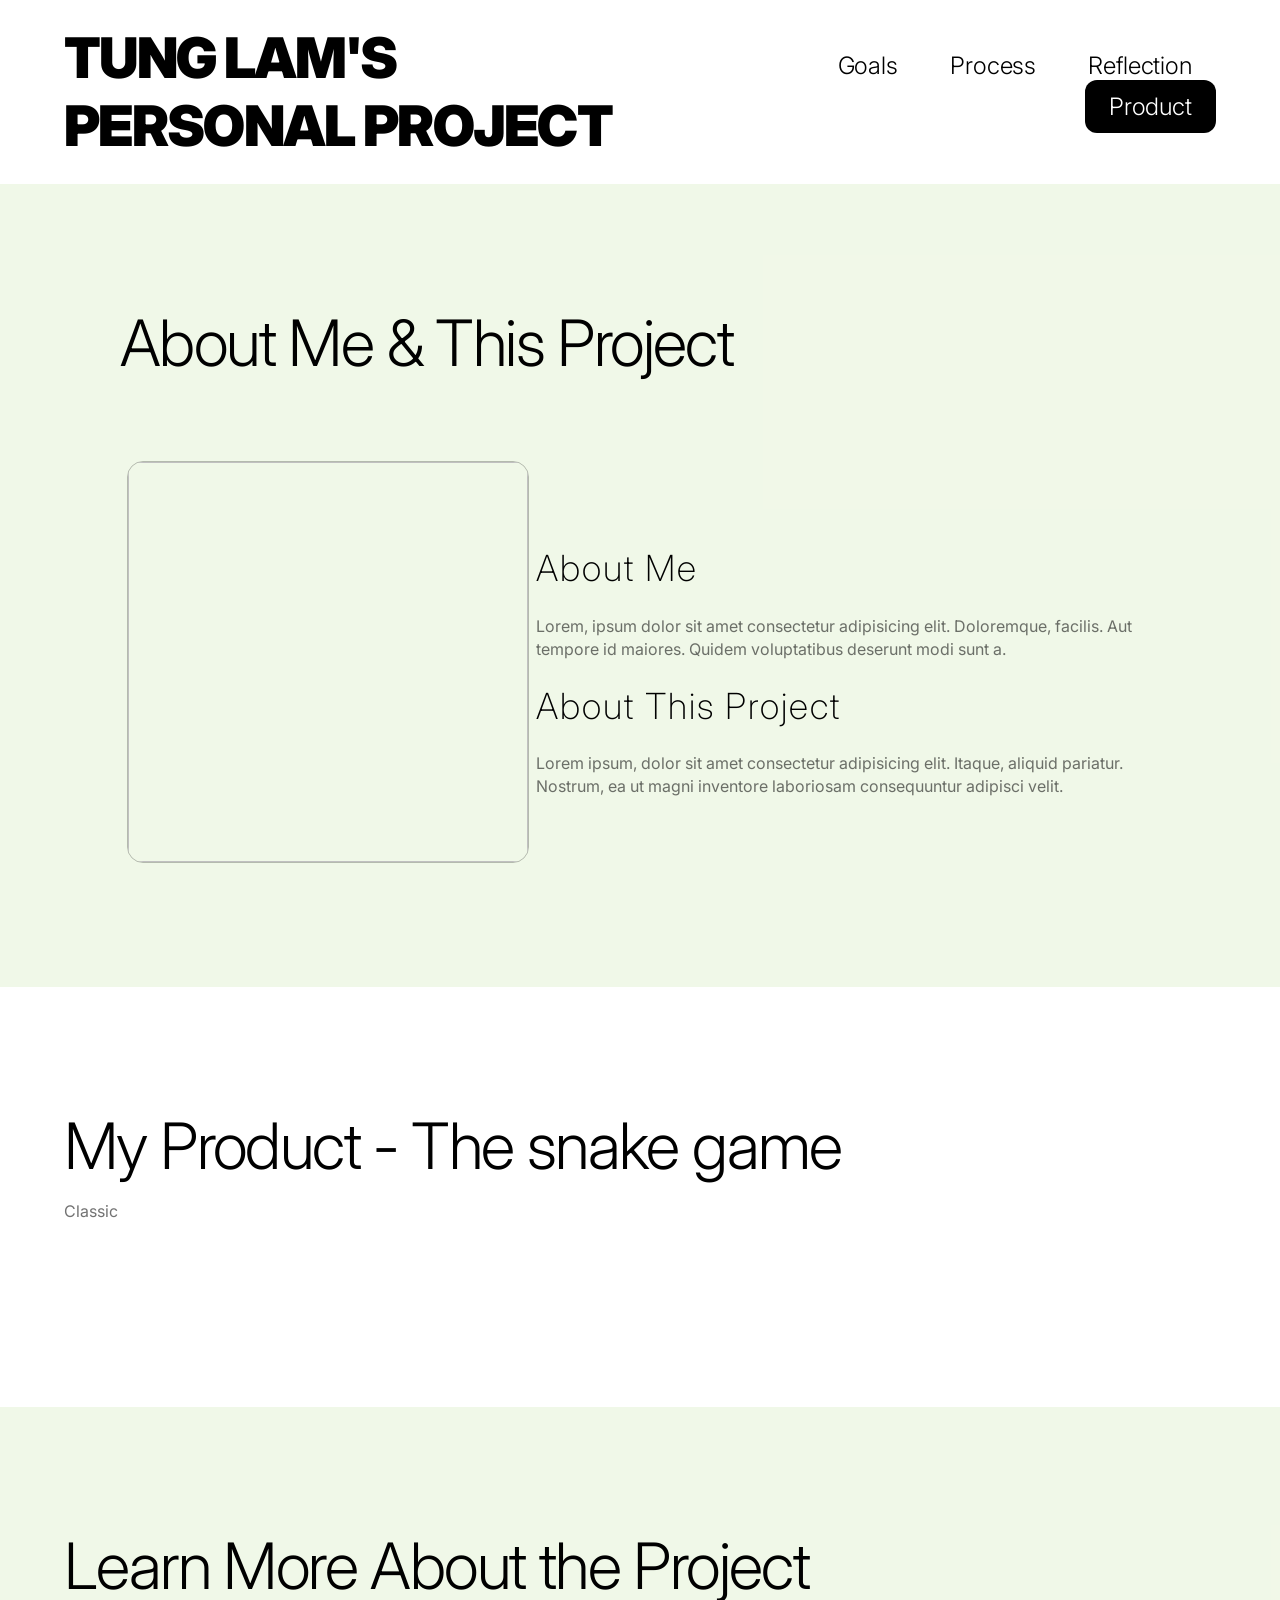
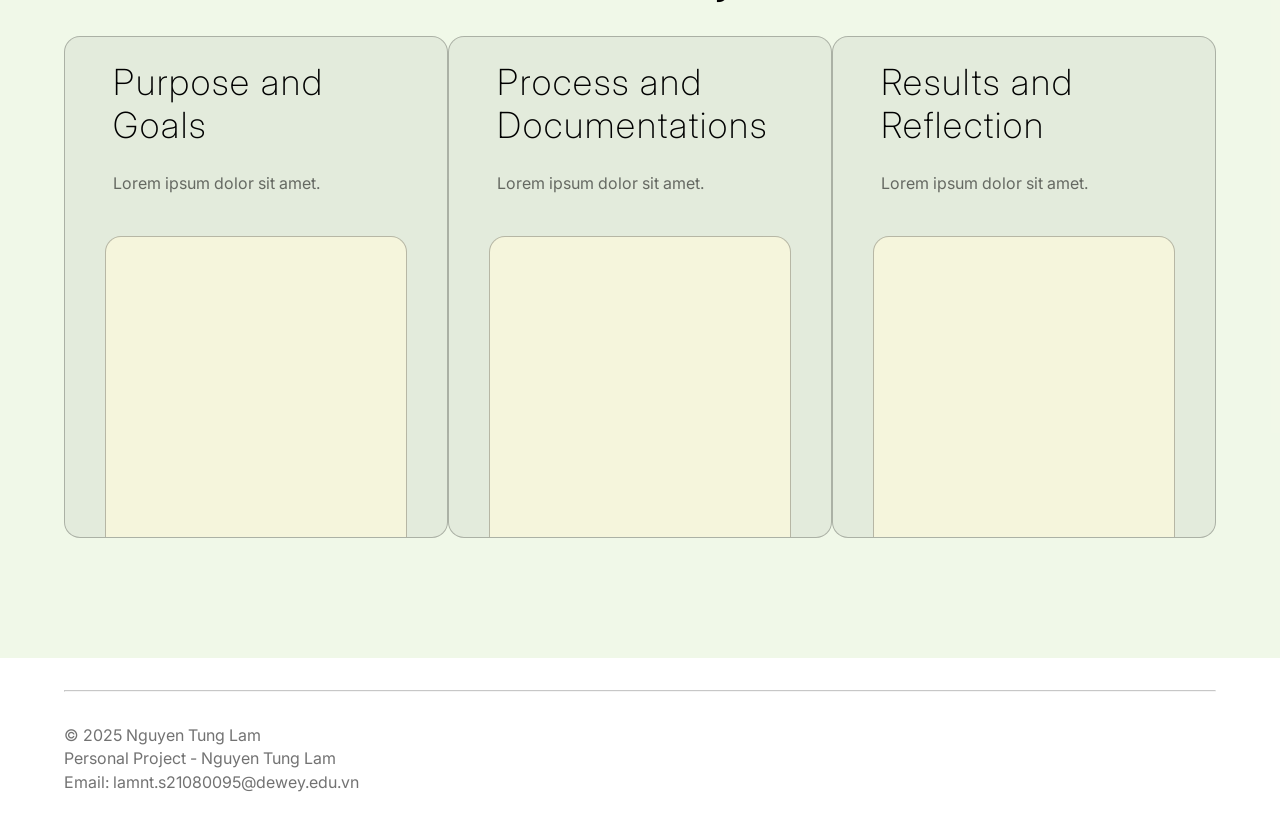
<file: index.html>
<!DOCTYPE html>
<html lang="en">
<head>
    <meta charset="UTF-8">
    <meta name="viewport" content="width=device-width, initial-scale=1.0">
    <title>Tung Lam's Personal Project</title>
    <link rel="stylesheet" href="styles.css">
    <link rel="preconnect" href="https://fonts.googleapis.com">
    <link rel="preconnect" href="https://fonts.gstatic.com" crossorigin>
    <link href="https://fonts.googleapis.com/css2?family=Inter:ital,opsz,wght@0,14..32,100..900;1,14..32,100..900&display=swap" rel="stylesheet">
</head>
<body>
    <header>
        <nav>
            <div class="homepage">
                <h1><a href="index.html">TUNG LAM'S <br>PERSONAL PROJECT</a></h1>
            </div><div class="pages_nav">
                <p class="link"><a href="goals.html">Goals</a></p>
                <p class="link"><a href="process.html">Process</a></p>
                <p class="link"><a href="reflection.html">Reflection</a></p>
                <div id="to_product">
                    <p class="link" ><a href="#to_game" style="color: white;">Product</a></p>
                </div>
            </div>
        </nav>
    </header>
    <main>
        <section id="intro">
            <div class="block1">
                <div class="title_container">
                    <h2>About Me & This Project</h2>
                </div>
                <div class="body_container">
                    <figure>
                        <!-- <img src="resources/picture_of_me.jpg" alt="picture_of_me"> -->
                         <img>
                    </figure><div class="content">
                        <!-- <div id="intro_content"> -->
                            <h3>About Me</h3>
                            <p>Lorem, ipsum dolor sit amet consectetur adipisicing elit. Doloremque, facilis. Aut tempore id maiores. Quidem voluptatibus deserunt modi sunt a.</p>
                            <h3>About This Project</h3>
                            <p>Lorem ipsum, dolor sit amet consectetur adipisicing elit. Itaque, aliquid pariatur. Nostrum, ea ut magni inventore laboriosam consequuntur adipisci velit.</p>
                        <!-- </div> -->
                    </div>
                </div>
            </div>
        </section>
        <section id="main_focus">
            <div class="block2" id="to_game">
                <div class="title_container">
                    <h2>My Product - The snake game</h2>
                    <p>Classic</p>
                </div>
                <div id="game_box">
                    <!-- <canvas id="game" width="900" height="900">
                    </canvas><div id="side_panel">
                    <div id="game_controls">
                        <p>Score: <span id="current_point">0</span></p>
                        <button type="button" onclick="changeSpeed(12)">Slow</button>
                        <button type="button" onclick="changeSpeed(9)">Medium</button>
                        <button type="button" onclick="changeSpeed(7)">Fast</button>
                        <p id="speed_changed"></p>
                    </div> -->
                </div>
            </div>
        </section>
        <section id="explore">
            <div class="block3">
                <div class="title_container">
                    <h2>Learn More About the Project</h2>
                </div>
                <div class="body_container">
                    <div class="pages"><a href="goals.html">
                        <div class="page_content">
                            <h3>Purpose and Goals</h3>
                            <p>Lorem ipsum dolor sit amet.</p>
                        </div>
                        <div class="page_overview_image">
                            <div class="overview_image"></div>
                        </div></a>
                    </div>
                    <div class="pages"><a href="process.html">
                        <div class="page_content">
                            <h3>Process and Documentations</h3>
                            <p>Lorem ipsum dolor sit amet.</p>
                        </div>
                        <div class="page_overview_image">
                            <div class="overview_image"></div>
                        </div></a>
                    </div>
                    <div class="pages"><a href="reflection.html">
                        <div class="page_content">
                            <h3>Results and Reflection</h3>
                            <p>Lorem ipsum dolor sit amet.</p>
                        </div>
                        <div class="page_overview_image">
                            <div class="overview_image"></div>
                        </div></a>
                    </div>
                </div>
            </div>
        </section>
    </main>
    <footer>
        <div class="body_container">
            <hr>
            <p>	&copy; 2025 Nguyen Tung Lam</p>
            <p>Personal Project - Nguyen Tung Lam</p>
            <p>Email: lamnt.s21080095@dewey.edu.vn</p>
        </div>
    </footer>
</body>
<script src="game_script.js"></script>
</html>
</file>
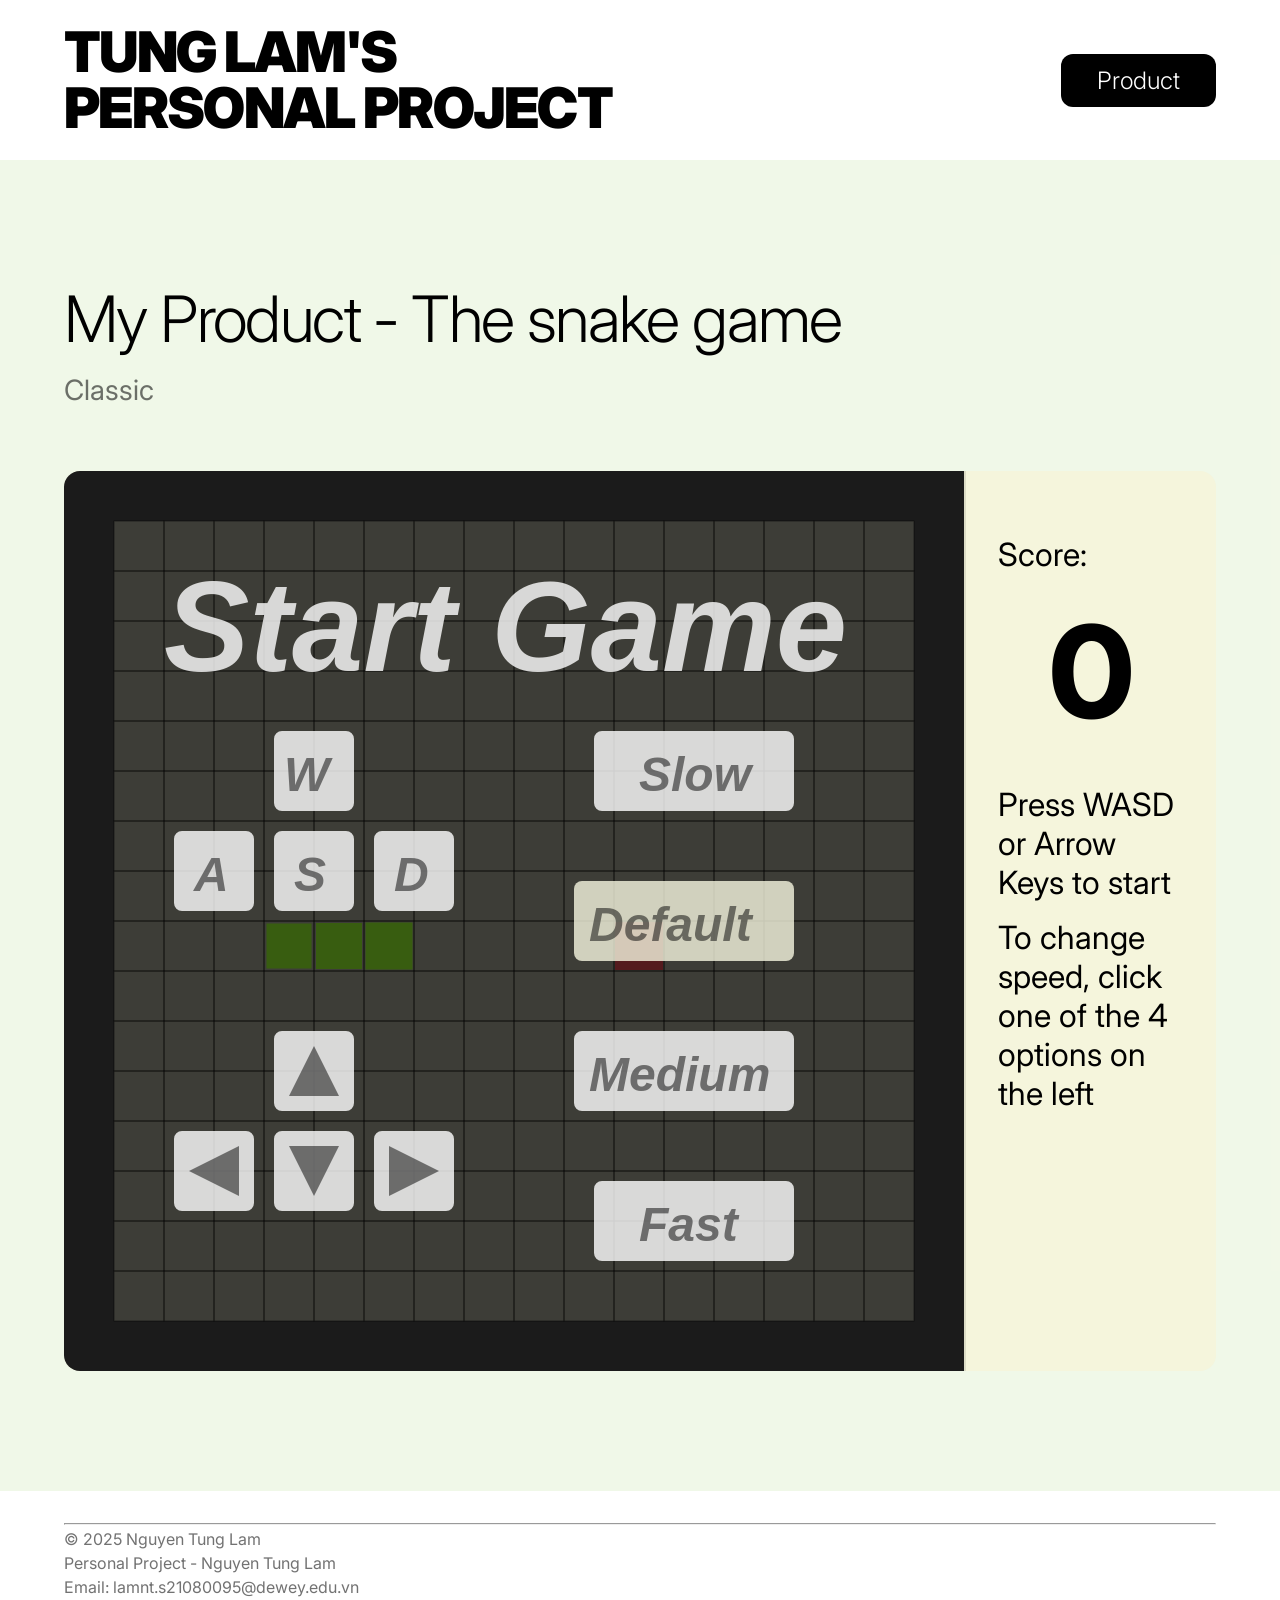
<file: final_product.html>
<!DOCTYPE html>
<html lang="en">
<head>
    <meta charset="UTF-8">
    <meta name="viewport" content="width=device-width, initial-scale=1.0">
    <title>Tung Lam's Personal Project</title>
    <link rel="stylesheet" href="final_product_stylesheet.css">
    <link rel="preconnect" href="https://fonts.googleapis.com">
    <link rel="preconnect" href="https://fonts.gstatic.com" crossorigin>
    <link href="https://fonts.googleapis.com/css2?family=Inter:ital,opsz,wght@0,14..32,100..900;1,14..32,100..900&display=swap" rel="stylesheet">
</head>
<body>
    <header>
        <nav>
            <div class="homepage">
                <h1><a href="index.html">TUNG LAM'S <br>PERSONAL PROJECT</a></h1>
            </div><div class="pages_nav">
                <div id="to_product">
                    <p class="link" ><a href="#game" style="color: white;">Product</a></p>
                </div>
            </div>
        </nav>
    </header>
    <main>
        <section id="main_focus">
            <div class="block1" id="to_game">
                <div class="title_container">
                    <h2><a href="#game">My Product - The snake game</a></h2>
                    <p>Classic</p>
                </div>
                <div id="game_box">
                    <canvas id="game" width="900" height="900">
                    </canvas><div id="side_panel">
                        <p>Score: <span id="current_point">0</span></p>
                        <p id="speed_changed"></p>
                        <p id="game_restart"></p>
                        <p></p>
                        <p>Press WASD or Arrow Keys to start</p>
                        <p>To change speed, click one of the 4 options on the left</p>
                    </div>
                </div>
            </div>
        </section>
    </main>
    <footer>
        <div class="body_container">
            <hr>
            <p>	&copy; 2025 Nguyen Tung Lam</p>
            <p>Personal Project - Nguyen Tung Lam</p>
            <p>Email: lamnt.s21080095@dewey.edu.vn</p>
        </div>
    </footer>
</body>
<script src="game_script.js"></script>
</html>
</file>
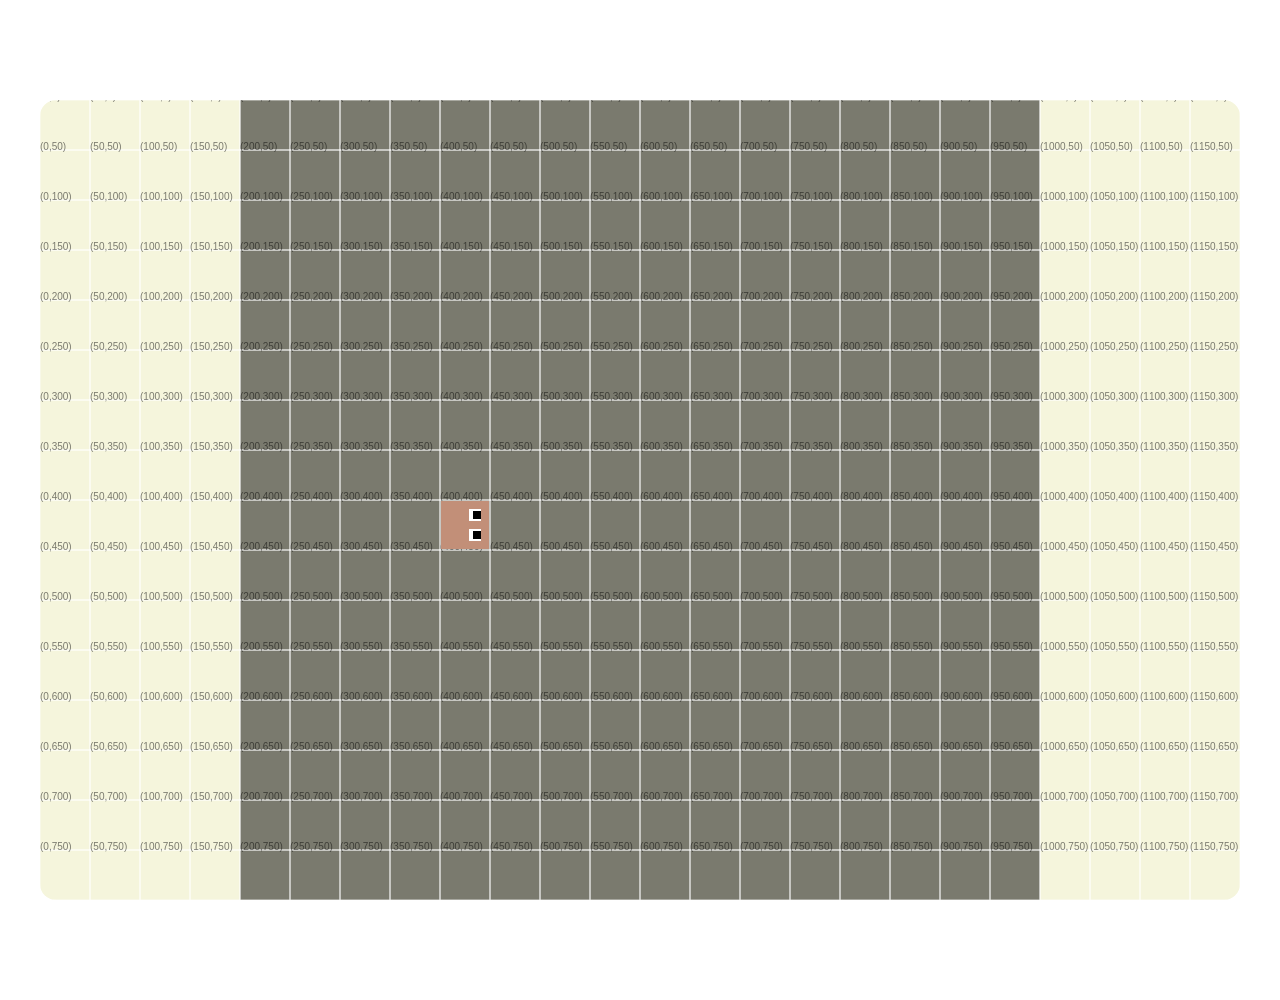
<file: game_in_making.html>
<!DOCTYPE html>
<html lang="en">
<head>
    <meta charset="UTF-8">
    <meta name="viewport" content="width=device-width, initial-scale=1.0">
    <title>Snake game in the making</title>
</head>
<style>
  #game {
    display:block;
    background-color: beige;
    border-radius: 16px;
    margin:100px auto;
  }
</style>
<body>
    <canvas id="game" width="1200" height="800"></canvas>
</body>
<script>
  const canvas = document.getElementById("game");
  const ctx = canvas.getContext("2d");
//snake box
  function reDrawGrid(){
    ctx.clearRect(0,0,1200,800);
    ctx.fillStyle = 'rgb( 0 0 0 / 50% )';
    ctx.fillRect(200,0,800,800);
    //grid
    for (let i = 0; i < canvas.width; i += blockL){
      for (let j = 0; j < canvas.height; j +=blockL){
        ctx.strokeStyle = 'rgb( 255 255 255 / 70% )';
        ctx.strokeRect(i,j,blockL,blockL);
        ctx.fillText(`(${i},${j})`,i,j);        //co-ordinate remove after
      }
    }
  }
//snake head
  let blockL = 50;
  let headxCoor= 200;
  let headyCoor= 400;
  function drawEyes(){
    let heads = blockL - 2
    let ix = headxCoor+201
    let iy = headyCoor+1
    if (currentKeyHold === undefined){  
      ctx.fillStyle = "rgb(255 255 255 )";
      ctx.fillRect(ix + 28,iy +28,12,12)
      ctx.fillRect(ix + 28,iy+8,12,12)
      ctx.fillStyle = "rgb(0 0 0 )";
      ctx.fillRect(ix+32,iy+30,8,8)
      ctx.fillRect(ix+32,iy+10,8,8)
    }
    if (currentKeyHold === kup){
      ctx.fillStyle = "rgb(255 255 255 )";
      ctx.fillRect(ix + 8,iy +8,12,12)
      ctx.fillRect(ix + 28,iy+8,12,12)
      ctx.fillStyle = "rgb(0 0 0 )";
      ctx.fillRect(ix+10,iy+8,8,8)
      ctx.fillRect(ix+30,iy+8,8,8)
    }
    if (currentKeyHold === kdown){
      ctx.fillStyle = "rgb(255 255 255 )";
      ctx.fillRect(ix + 8,iy +28,12,12)
      ctx.fillRect(ix + 28,iy +28,12,12)
      ctx.fillStyle = "rgb(0 0 0 )";
      ctx.fillRect(ix+10,iy+32,8,8)
        ctx.fillRect(ix+30,iy+32,8,8)
    }
    if (currentKeyHold === kleft){
      ctx.fillStyle = "rgb(255 255 255 )";
      ctx.fillRect(ix + 8,iy +8,12,12)
      ctx.fillRect(ix + 8,iy +28,12,12)
      ctx.fillStyle = "rgb(0 0 0 )";
      ctx.fillRect(ix+8,iy+30,8,8)
      ctx.fillRect(ix+8,iy+10,8,8)
    }
    if (currentKeyHold === kright){
      ctx.fillStyle = "rgb(255 255 255 )";
      ctx.fillRect(ix + 28,iy +28,12,12)
      ctx.fillRect(ix + 28,iy+8,12,12)
      ctx.fillStyle = "rgb(0 0 0 )";
      ctx.fillRect(ix+32,iy+30,8,8)
      ctx.fillRect(ix+32,iy+10,8,8)
    }
  }
  function drawHead(){
    ctx.fillStyle = "rgb(194 143 120 )"
    ctx.fillRect(headxCoor+201,headyCoor+1,blockL-2,blockL-2);
    drawEyes()
  }
  //make snake head move

//do i need to indent 

//first, need to make event listener for keys     
let currentKeyHold;                            //hold key to know direction 
let headIntervalId;                         //hold current interval id so that i can be clear if the movement direction is changed. 
let bodyIntervalId;
let playerSpeed = 1                            //change speed here (0.5 is half, 1 is original, 2 is double)
let speed = 100/playerSpeed;
const kup = 'ArrowUp'
const kdown = 'ArrowDown'
const kleft = 'ArrowLeft'
const kright = 'ArrowRight'

function headStartMoving(direction){
  clearInterval(headIntervalId);                //clear prev interval
  headIntervalId = setInterval(direction,speed);
  counterKeeper = 0;
}
function bodyStartMoving(direction){
  clearInterval(bodyIntervalId);                
  bodyIntervalId = setInterval(direction,speed);
}

function arrowKeysMovement(keyInput){
  if(keyInput.key === kup || keyInput.key === kdown ||keyInput.key === kright || keyInput.key === kleft){
    keyInput.preventDefault()
    if(currentKeyHold !== keyInput.key){
      if (currentKeyHold !== kdown && keyInput.key === kup){                           
        currentKeyHold = kup
        headStartMoving(headMoveUp)
        bodyStartMoving(bodyMoveUp)
      } else if(currentKeyHold !== kup && keyInput.key === kdown){
        currentKeyHold = kdown
        headStartMoving(headMoveDown)
        // setTimeout(bodyStartMoving(bodyMoveDown(drawBody)),100)
      } else if(currentKeyHold !== kright && currentKeyHold!==undefined && keyInput.key === kleft){
        currentKeyHold = kleft
        headStartMoving(headMoveLeft)
        // setTimeout(bodyStartMoving(bodyMoveLeft(drawBody)),100)

      } else if(currentKeyHold !== kleft && keyInput.key === kright){
        currentKeyHold = kright
        headStartMoving(headMoveRight)
        // setTimeout(bodyStartMoving(bodyMoveRight(drawBody)),100)

      }
    }
  }
}
                                                   //testing, remove later 
setInterval(() => {
  console.log(currentKeyHold)
  console.log(bodyxCoor,bodyyCoor)
  console.log(headxCoor+201,headyCoor+1)
}, speed);
                                                    //
// 2nd, make it move at constant speed
function headMoveRight(){
  if (headxCoor<750 && currentKeyHold === kright){
    headxCoor += blockL
    reDrawGrid();
    drawHead();
  }
}
function headMoveLeft(){
  if (headxCoor>0  && currentKeyHold === kleft){
    headxCoor -= blockL
    reDrawGrid();
    drawHead();
  }
}
function headMoveDown(){
  if (headyCoor<750 && currentKeyHold === kdown){
    headyCoor += blockL
    reDrawGrid();
    drawHead();
  }
}
function headMoveUp(){
  if (headyCoor>0  && currentKeyHold === kup){
    headyCoor -= blockL
    reDrawGrid();
    drawHead();
  }
}
//this is to draw body part 1 
let bodyyCoor = headyCoor +1
let bodyxCoor = headxCoor +201

function bodyMoveUp(){
  if (currentKeyHold === kup && counterKeeper === 1){
    bodyyCoor = headyCoor + 1 - blockL
    drawBody(); 
  }
}
function bodyMoveDown(){
  if (headyCoor<750 && currentKeyHold === kdown){
    headyCoor += blockL
    reDrawGrid();
    drawBody();
  }
}
function bodyMoveLeft(){
  if (headxCoor>0  && currentKeyHold === kleft){
    headxCoor -= blockL
    reDrawGrid();
    drawBody();
  }
}
function bodyMoveRight(){
  if (headxCoor<750 && currentKeyHold === kright){
    headxCoor += blockL
    reDrawGrid();
    drawBody();
  }
}

// redraw grid, can't just separate them

//next step here


//draw body then number 1-...

function drawBody(){
  ctx.fillStyle = "rgb(194 143 120 )";
  ctx.fillRect(bodyyCoor,bodyxCoor,blockL-2,blockL-2);
}
//make a counter 
let counterKeeper = 0;
setInterval(() => {
  counterKeeper ++
  console.log(counterKeeper)
}, speed);


//your drawing space 
reDrawGrid();
drawHead();
// drawBody(1)
document.addEventListener("keydown",arrowKeysMovement,) // need ot take only 1 key input per seconds or so )

</script>
</html>
</file>
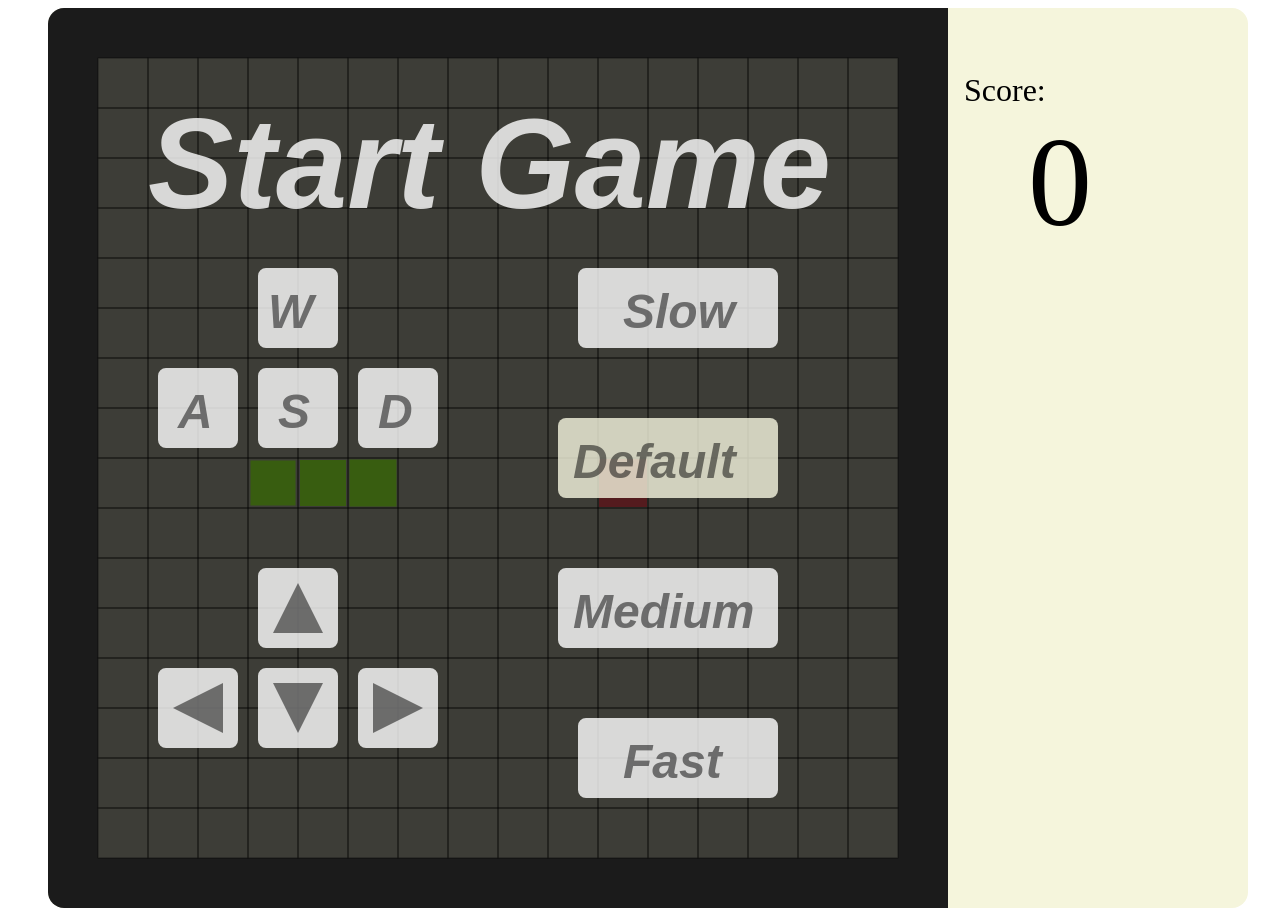
<file: game_in_making_3rd.html>
<DOCTYPE html>
<html lang="en">
<head>
    <meta charset="UTF-8">
    <meta name="viewport" content="width=device-width, initial-scale=1.0">
    <title>Snake game in the making</title>
</head>
<style>
  body{
    width: 100%;
    display: flex;
    justify-content: center;
  }
  #game {
    display: inline-block;
    vertical-align: top;
    background-color: beige;
    width:900px;
    height:900px;
    border-radius: 16px 0 0 16px ;
  }
  #side_panel{
    display: inline-block;
    vertical-align: top;
    height:900px;
    width:300px;
    background-color: beige;
    border-radius: 0 16px 16px 0;
    margin:auto;
    /* padding:16px; */
  }
  p{
    font-size:32px;
    padding:32px 16px 
  }
  #current_point{
    padding:0 64px;
    font-size:128px;
    display:block;
    width:100%;
    justify-content: center;
  }
</style>
<body>
    <canvas id="game" width="900" height="900">
    </canvas><div id="side_panel">
        <p>Score: <span id="current_point">0</span></p>
        <p id="speed_changed"></p>
        <p id="game_restart"></p>
    </div>
</body>
<script src="game_script.js"></script>
</html>
</file>
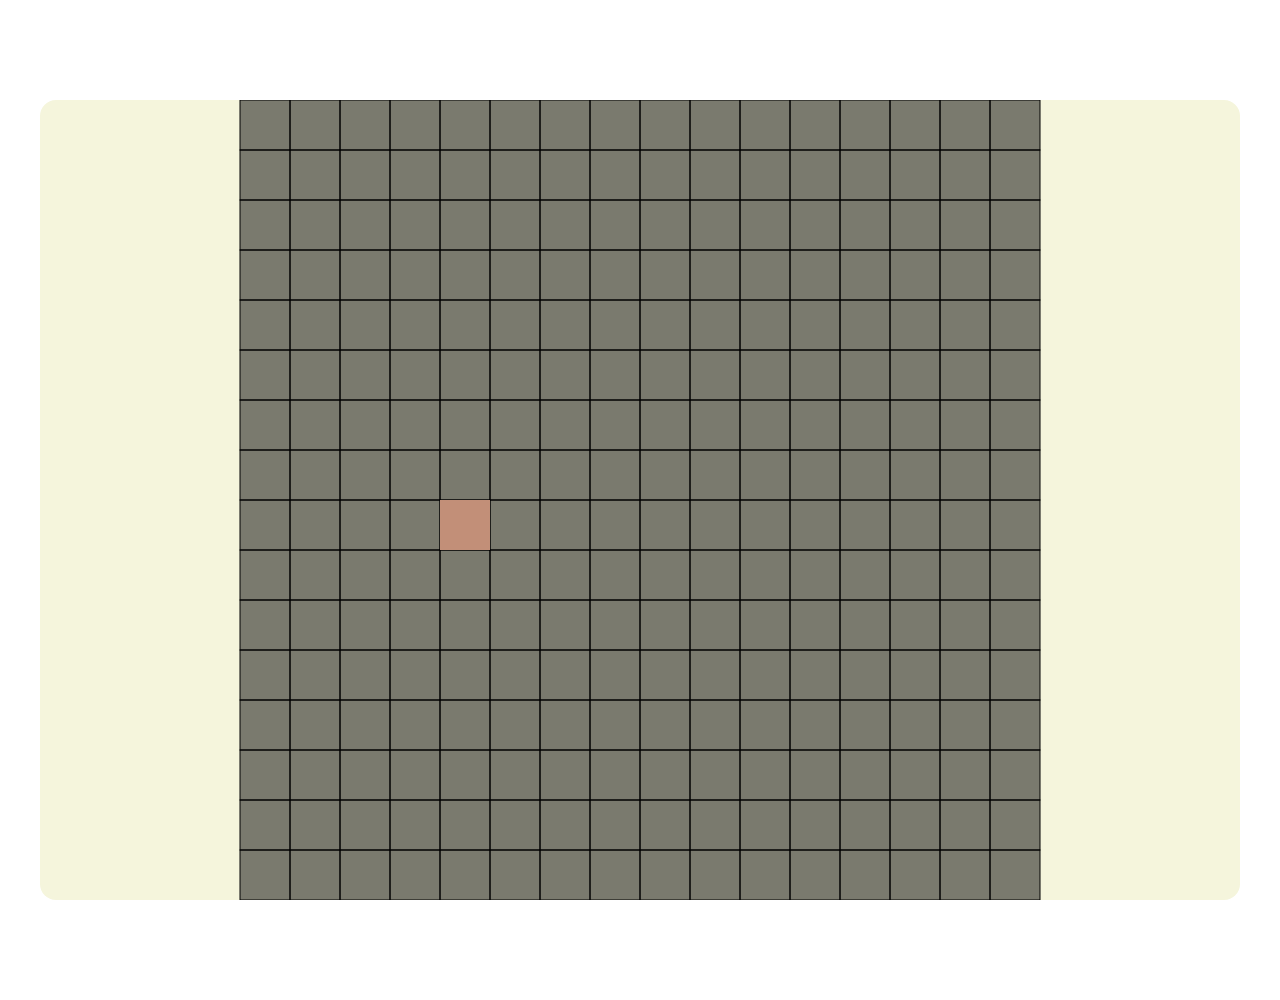
<file: game_try_2.html>
<!DOCTYPE html>
<html lang="en">
<head>
    <meta charset="UTF-8">
    <meta name="viewport" content="width=device-width, initial-scale=1.0">
    <title>Snake game in the making</title>
</head>
<style>
  #game {
    display:block;
    background-color: beige;
    border-radius: 16px;
    margin:100px auto;
  }
</style>
<body>
    <canvas id="game" width="1200" height="800"></canvas>
</body>
<script>
  const canvas = document.getElementById("game");
  const ctx = canvas.getContext("2d");
  
// color of main table
  ctx.fillStyle = 'rgb( 0 0 0 / 50% )';
  ctx.fillRect(200,0,800,800);
// make grid system and make everything based on it 
  let blockL = 50;
  for (let i = 200; i < canvas.width-200; i += blockL){
    for (let j = 0; j < canvas.height; j += blockL){
      // ctx.strokeStyle = 'rgb( 255 255 255 / 70% )';
      ctx.strokeRect(i,j,blockL,blockL);
      // ctx.fillText(`(${i},${j})`,i,j);
    }
  }
// x coor convert
  function xCoorConversion(inputXCoor){
    if(inputXCoor >= 16){
      outputXCoor = 15 * blockL + 200
    } else if (inputXCoor <= 0){
      outputXCoor =  200
    } else{
      outputXCoor = inputXCoor * blockL + 200
    }
    return outputXCoor
  }
// y coor convert
  function yCoorConversion(inputYCoor){
    if(inputYCoor >= 16){
      outputYCoor = 15 * blockL 
    } else if (inputYCoor <= 0){
      outputYCoor =  0
    } else{
      outputYCoor = inputYCoor * blockL
    }
    outputYCoor = inputYCoor * blockL
    return outputYCoor
  }
// draw head
  let X = 4
  let Y = 8
  function drawBlock(){
    let headxCoor = xCoorConversion(X)
    let headyCoor = yCoorConversion(Y)
    console.log(headxCoor,headyCoor)
    ctx.fillStyle = "rgb(194 143 120 )"
    ctx.fillRect(headxCoor,headyCoor,blockL,blockL);
    // drawEyes()
  }
  function clearBlock(){
    ctx.clearRect()
  }

  drawBlock()
// next, put it in motion and make counter 
// counter first 
let counterKeeper = 0;
setInterval(() => {
  counterKeeper ++
  console.log(counterKeeper)
}, 100);
// and then just move straight 
/*
moveRightId = setInterval(() => {
  X+=1
  drawHead()
}, 100);
moveLeftId = setInterval(() => {
  X-=1
  drawHead()
}, 100);
moveUpId = setInterval(() => {
  Y +=1
  drawHead()
}, 100);
moveDownId = setInterval(() => {
  Y-=1
  drawHead()
}, 100);
*/

// change of concept, instead of having a defined head or body or tail,
// lets just call all of them parts and when it moves, draw new block in that direction, delete the last one 
document.addEventListener('keydown',(event)=>{
  if (event.key === 'ArrowDown'){
    ctx.fillStyle = 'rgb(0 0 0 /50%)'
    ctx.fillRect(xCoorConversion(X),yCoorConversion(Y),blockL,blockL)
    event.preventDefault()
    console.log(event.key)
    Y += 1
    drawBlock()
  } else if (event.key === 'ArrowRight'){
    ctx.fillStyle = 'rgb(0 0 0 /50%)'
    ctx.fillRect(xCoorConversion(X),yCoorConversion(Y),blockL,blockL)
    event.preventDefault()
    console.log(event.key)
    X += 1
    drawBlock()
  } else if (event.key === 'ArrowUp'){
    ctx.fillStyle = 'rgb(0 0 0 /50%)'
    ctx.fillRect(xCoorConversion(X),yCoorConversion(Y),blockL,blockL)
    event.preventDefault()
    console.log(event.key)
    Y -= 1
    drawBlock()
  } else if (event.key === 'ArrowLeft'){
    ctx.fillStyle = 'rgb(0 0 0 /50%)'
    ctx.fillRect(xCoorConversion(X),yCoorConversion(Y),blockL,blockL)
    event.preventDefault()
    console.log(event.key)
    X -= 1
    drawBlock()
  }
})

</script>
</html>
</file>
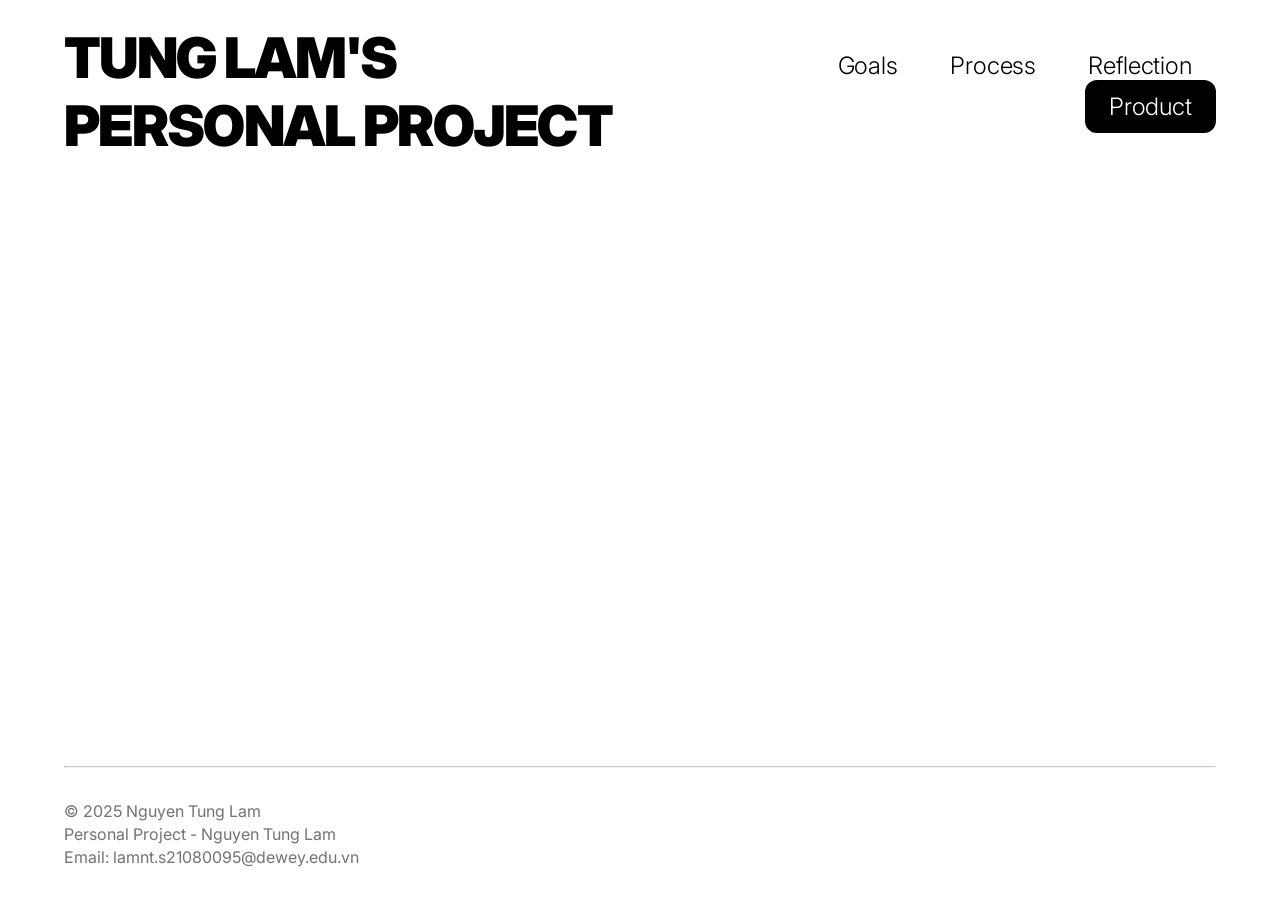
<file: goals.html>
<html lang="en">
<head>
    <meta charset="UTF-8">
    <meta name="viewport" content="width=device-width, initial-scale=1.0">
    <title>Tung Lam's Personal Project - Goals</title>
    <link rel="stylesheet" href="styles.css">
    <link rel="preconnect" href="https://fonts.googleapis.com">
    <link rel="preconnect" href="https://fonts.gstatic.com" crossorigin>
    <link href="https://fonts.googleapis.com/css2?family=Inter:ital,opsz,wght@0,14..32,100..900;1,14..32,100..900&display=swap" rel="stylesheet">
</head>
<body>
    <header>
        <nav>
            <div class="homepage">
                <h1><a href="index.html">TUNG LAM'S <br>PERSONAL PROJECT</a></h1>
            </div><div class="pages_nav">
                <p class="link"><a href="goals.html">Goals</a></p>
                <p class="link"><a href="process.html">Process</a></p>
                <p class="link"><a href="reflection.html">Reflection</a></p>
                <div id="to_product">
                    <p class="link" ><a href="index.html#to_game" style="color: white;">Product</a></p>
                </div>
            </div>
        </nav>
    </header>
    <main style="height: calc(100vh - 350px);">
    </main>
    <footer>
        <div class="body_container">
            <hr>
            <p>	&copy; 2025 Nguyen Tung Lam</p>
            <p>Personal Project - Nguyen Tung Lam</p>
            <p>Email: lamnt.s21080095@dewey.edu.vn</p>
        </div>
    </footer>
</body>
</html>
</file>
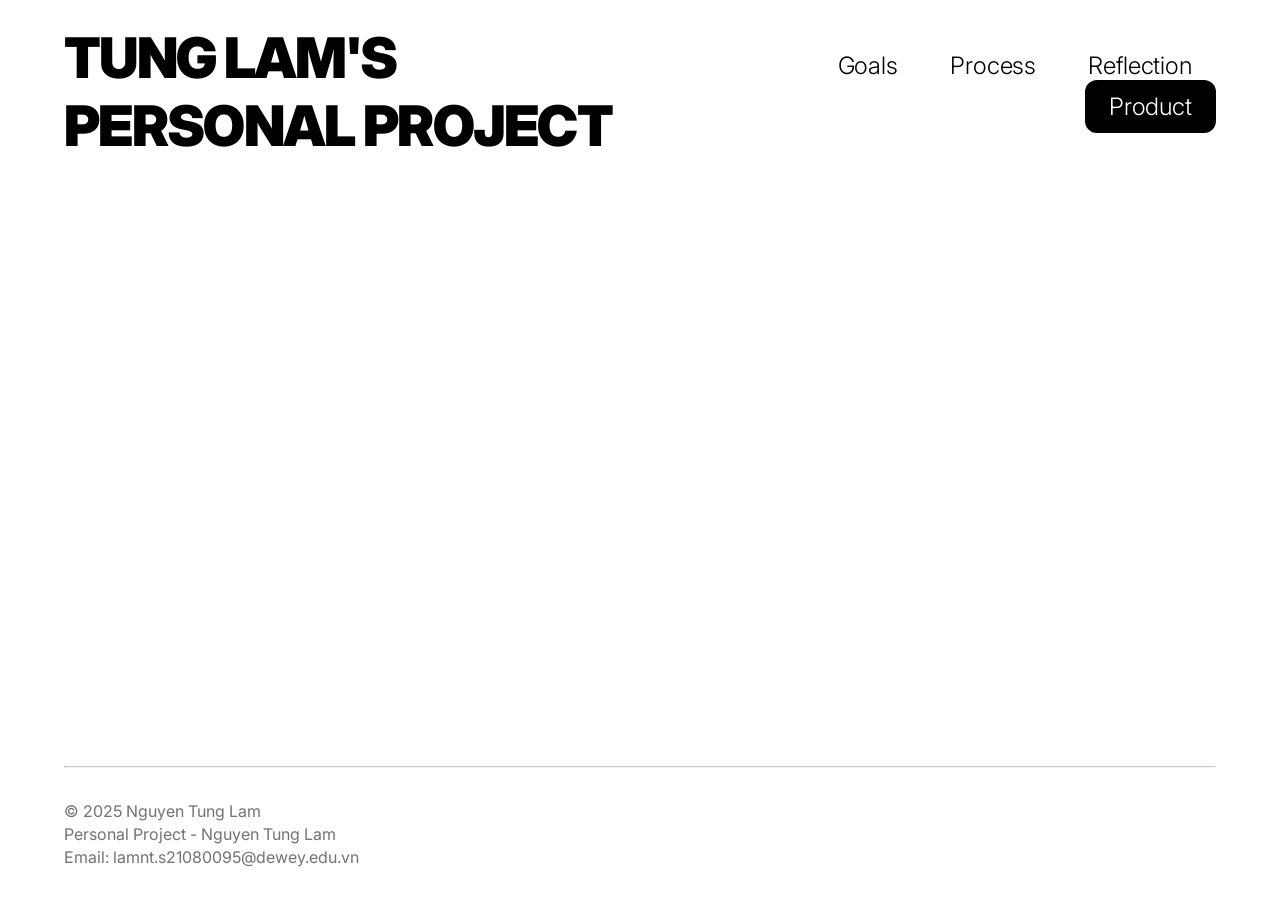
<file: process.html>
<html lang="en">
<head>
    <meta charset="UTF-8">
    <meta name="viewport" content="width=device-width, initial-scale=1.0">
    <title>Tung Lam's Personal Project - Process</title>
    <link rel="stylesheet" href="styles.css">
    <link rel="preconnect" href="https://fonts.googleapis.com">
    <link rel="preconnect" href="https://fonts.gstatic.com" crossorigin>
    <link href="https://fonts.googleapis.com/css2?family=Inter:ital,opsz,wght@0,14..32,100..900;1,14..32,100..900&display=swap" rel="stylesheet">
</head>
<body>
    <header>
        <nav>
            <div class="homepage">
                <h1><a href="index.html">TUNG LAM'S <br>PERSONAL PROJECT</a></h1>
            </div><div class="pages_nav">
                <p class="link"><a href="goals.html">Goals</a></p>
                <p class="link"><a href="process.html">Process</a></p>
                <p class="link"><a href="reflection.html">Reflection</a></p>
                <div id="to_product">
                    <p class="link" ><a href="index.html#to_game" style="color: white;">Product</a></p>
                </div>
            </div>
        </nav>
    </header>
    <main style="height: calc(100vh - 350px);">
    </main>
    <footer>
        <div class="body_container">
            <hr>
            <p>	&copy; 2025 Nguyen Tung Lam</p>
            <p>Personal Project - Nguyen Tung Lam</p>
            <p>Email: lamnt.s21080095@dewey.edu.vn</p>
        </div>
    </footer>
</body>
</html>
</file>
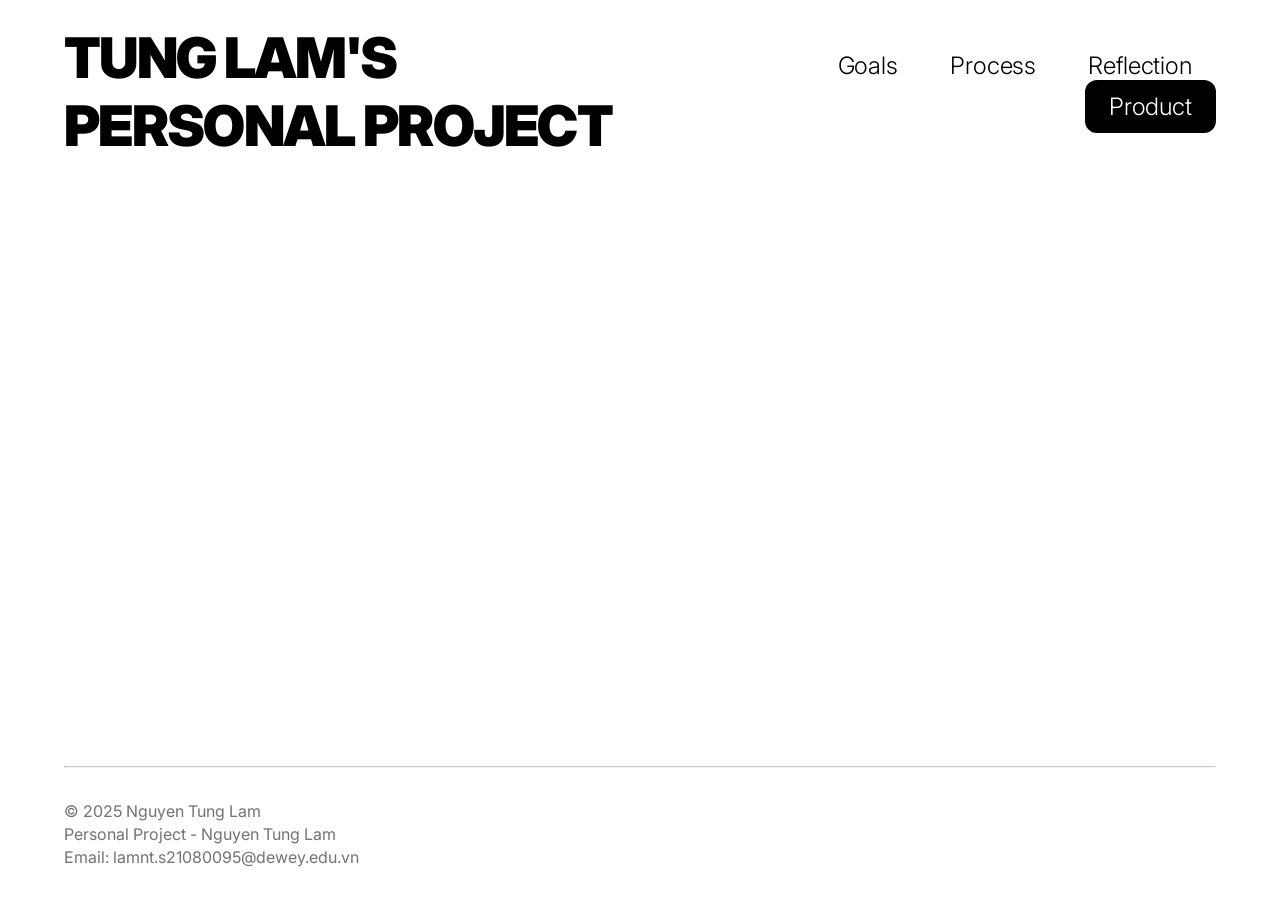
<file: reflection.html>
<html lang="en">
<head>
    <meta charset="UTF-8">
    <meta name="viewport" content="width=device-width, initial-scale=1.0">
    <title>Tung Lam's Personal Project - Reflection</title>
    <link rel="stylesheet" href="styles.css">
    <link rel="preconnect" href="https://fonts.googleapis.com">
    <link rel="preconnect" href="https://fonts.gstatic.com" crossorigin>
    <link href="https://fonts.googleapis.com/css2?family=Inter:ital,opsz,wght@0,14..32,100..900;1,14..32,100..900&display=swap" rel="stylesheet">
</head>
<body>
    <header>
        <nav>
            <div class="homepage">
                <h1><a href="index.html">TUNG LAM'S <br>PERSONAL PROJECT</a></h1>
            </div><div class="pages_nav">
                <p class="link"><a href="goals.html">Goals</a></p>
                <p class="link"><a href="process.html">Process</a></p>
                <p class="link"><a href="reflection.html">Reflection</a></p>
                <div id="to_product">
                    <p class="link" ><a href="index.html#to_game" style="color: white;">Product</a></p>
                </div>
            </div>
        </nav>
    </header>
    <main style="height: calc(100vh - 350px);">
    </main>
    <footer>
        <div class="body_container">
            <hr>
            <p>	&copy; 2025 Nguyen Tung Lam</p>
            <p>Personal Project - Nguyen Tung Lam</p>
            <p>Email: lamnt.s21080095@dewey.edu.vn</p>
        </div>
    </footer>
</body>
</html>
</file>
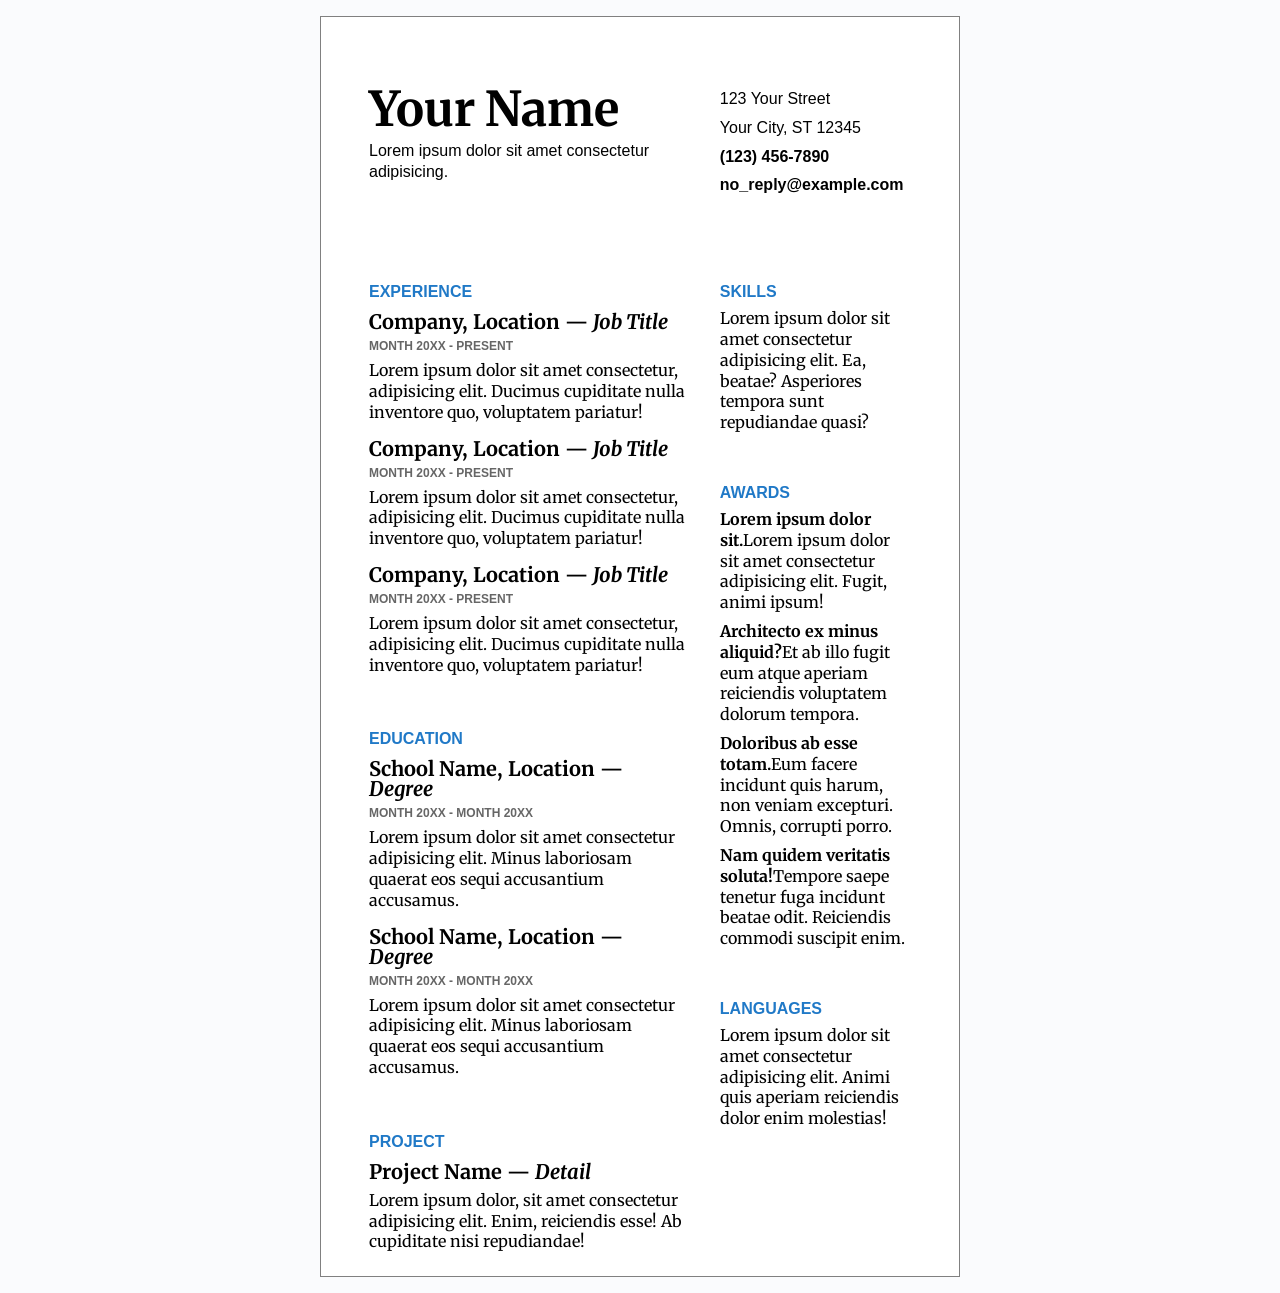
<file: resume.html>
<!DOCTYPE html>
<html lang="en">
<head>
    <meta charset="UTF-8">
    <meta name="viewport" content="width=device-width, initial-scale=1.0">
    <title>Resume</title>
    <link rel="stylesheet" href="resume_style.css">
    <link rel="preconnect" href="https://fonts.googleapis.com">
    <link rel="preconnect" href="https://fonts.gstatic.com" crossorigin>
    <link href="https://fonts.googleapis.com/css2?family=Merriweather:ital,opsz,wght@0,18..144,300..900;1,18..144,300..900&family=Open+Sans:ital,wght@0,300..800;1,300..800&display=swap" rel="stylesheet">
</head>
<body>
    <div id="name" class="main">
        <h1>Your Name</h1>
        <p>Lorem ipsum dolor sit amet consectetur adipisicing.</p>
    </div><div id="address" class="side">
        <address>
            <p>123 Your Street</p>
            <p>Your City, ST 12345</p>
            <p><strong>(123) 456-7890</strong></p>
            <p><strong>no_reply@example.com</strong></p>
        </address>
    </div>
    <div id="content" class="main">
        <!-- EXPERIENCE -->
        <h2>EXPERIENCE</h2>
        <section class="past-job">
            <h3><strong>Company,</strong> Location — <em>Job Title</em></h3>
            <h4>MONTH 20XX - PRESENT</h4>
            <p>Lorem ipsum dolor sit amet consectetur, adipisicing elit. Ducimus cupiditate nulla inventore quo, voluptatem pariatur!</p>
        </section>
        <section class="past-job">
            <h3><strong>Company,</strong> Location — <em>Job Title</em></h3>
            <h4>MONTH 20XX - PRESENT</h4>
            <p>Lorem ipsum dolor sit amet consectetur, adipisicing elit. Ducimus cupiditate nulla inventore quo, voluptatem pariatur!</p>
        </section>
        <section class="past-job">
            <h3><strong>Company,</strong> Location — <em>Job Title</em></h3>
            <h4>MONTH 20XX - PRESENT</h4>
            <p>Lorem ipsum dolor sit amet consectetur, adipisicing elit. Ducimus cupiditate nulla inventore quo, voluptatem pariatur!</p>
        </section>
        <!-- EDUCATION -->
        <h2>EDUCATION</h2>
        <section class="degree">
            <h3><strong>School Name,</strong> Location — <em>Degree</em></h3>
            <h4>MONTH 20XX - MONTH 20XX</h4>
            <p>Lorem ipsum dolor sit amet consectetur adipisicing elit. Minus laboriosam quaerat eos sequi accusantium accusamus.</p>
        </section>
        <section class="degree">
            <h3><strong>School Name,</strong> Location — <em>Degree</em></h3>
            <h4>MONTH 20XX - MONTH 20XX</h4>
            <p>Lorem ipsum dolor sit amet consectetur adipisicing elit. Minus laboriosam quaerat eos sequi accusantium accusamus.</p>
        </section>
        <!-- PROJECT -->
        <h2>PROJECT</h2>
        <section class="project">
            <h3><strong>Project Name</strong> — <em>Detail</em></h3>
            <p>Lorem ipsum dolor, sit amet consectetur adipisicing elit. Enim, reiciendis esse! Ab cupiditate nisi repudiandae!</p>
        </section>
    </div><div id="ability" class="side">
        <!-- SKILLS -->
        <h2>SKILLS</h2>
        <p>Lorem ipsum dolor sit amet consectetur adipisicing elit. Ea, beatae? Asperiores tempora sunt repudiandae quasi?</p>
        <!-- AWARDS -->
        <h2>AWARDS</h2>
        <p><strong>Lorem ipsum dolor sit.</strong>Lorem ipsum dolor sit amet consectetur adipisicing elit. Fugit, animi ipsum!</p>
        <p><strong>Architecto ex minus aliquid?</strong>Et ab illo fugit eum atque aperiam reiciendis voluptatem dolorum tempora.</p>
        <p><strong>Doloribus ab esse totam.</strong>Eum facere incidunt quis harum, non veniam excepturi. Omnis, corrupti porro.</p>
        <p><strong>Nam quidem veritatis soluta!</strong>Tempore saepe tenetur fuga incidunt beatae odit. Reiciendis commodi suscipit enim.</p>
        <!-- LANGUAGES -->
        <h2>LANGUAGES</h2>
        <p>Lorem ipsum dolor sit amet consectetur adipisicing elit. Animi quis aperiam reiciendis dolor enim molestias!</p>
    </div>
</body>
</html>
</file>
<file: styles.css>
* {
    padding: 0;
    margin: 0;
    /* display:inline-block; */
    /* position:relative; */
    /* background-color: white; */
}

nav {
    padding: 24px 64px ;
    display: flex;
    align-items: center;
}

.homepage {
    width: 60%;
    display:inline-block;

}

.pages_nav {
    width: 40%;
    vertical-align:top;
    text-align: right;
}

.link {
    margin: 0 24px;
    display:inline-block;
    letter-spacing: -0.12px;
    color:black;
    font-family: 'Inter', sans-serif;
    font-weight: 300;
    font-size: 24px;
}

h1 {
    color:black;
    margin:0;
    padding:0;
    font-family: 'Inter', sans-serif;
    font-size: 56px;
    font-weight: 900;
    letter-spacing: -1.68px;
}

a {
    color:black;
    text-decoration: none;
}

#to_product{
    padding: 12px 0px;
    background-color: black;
    display: inline-block;
    border-radius: 12px;
}

.block1, .block3 {
    background-color: rgba(113,188,32,0.1);
}

.block1>.title_container{
    padding: 120px 120px 80px 120px;
}

h2{
    color:black;
    font-family: 'Inter', sans-serif;
    font-size: 64px;
    font-weight: 300;
    letter-spacing: -1.6px;
}

.block1>.body_container{
    padding: 0  120px 120px 120px;
}

figure{
    width: 40%;
    display: inline-flex;
    justify-content: center;
}

img{
    width:400px;
    height: 400px;
    object-fit: cover;
    object-position: center;
    border-radius: 16px;

    border-left:1px solid rgba(0, 0, 0, 0.25);
    border-right:1px solid rgba(0, 0, 0, 0.25);
    border-bottom:1px solid rgba(0, 0, 0, 0.25);
    border-top: 1px solid rgba(0, 0, 0, 0.25);
}

.content {
    width:60%;
    height:400px;
    display: inline-flex;
    vertical-align: top;
    flex-direction: column;
    justify-content: center;
}

h3 {
    font-family: "Inter",sans-serif;
    font-size: 36px;
    font-weight: 200;
    line-height: 1.2;
    letter-spacing: 2px;
}
    
.content h3{
    margin:24px 0;
}

.content p{
    font-family: "Inter",sans-serif;
    font-size: 18;
    font-weight: 400;
    opacity: 0.55;
    line-height: 1.45;
}

#to_game {
    padding: 120px 64px;
}

.block2>.title_container {
    margin-bottom:64px;
    /* maybe 48px */
}

.title_container p{
    font-family: "Inter",sans-serif;
    font-size: 28;
    font-weight: 400;
    opacity: 0.55;
    line-height: 1.45;
    margin-top: 16px;
}

#game_box{
    width: 100%;
    display: flex;
    justify-content: center;
}
/* #game {
    background-color: beige;
    border-radius: 16px;

    border-left:1px solid rgba(0, 0, 0, 0.25);
    border-right:1px solid rgba(0, 0, 0, 0.25);
    border-bottom:1px solid rgba(0, 0, 0, 0.25);
    border-top: 1px solid rgba(0, 0, 0, 0.25);

    display:inline-block;
    background-color: beige;
    width:900px;
    height:900px;
    border-radius: 16px 0 0 16px ;
    }
#side_panel{
    display: inline-block;
    height:900px;
    width:300px;
    background-color: beige;
    border-radius: 0 16px 16px 0;
    }
#game_controls{
    margin:auto;
    padding:16px;
    } */


.block3>.title_container{
    padding: 120px 64px 32px 64px;
}

.block3>.body_container{
    padding: 0  64px 120px 64px;
    display: flex;
    justify-content: space-between;
}

.pages{
    display:inline-block;
    width:450px;

}

.page_content{
    background-color: rgba(0, 0, 0, 0.05);
    border-radius: 16px 16px 0 0;
    height: 150px;
    padding: 0 48px;

    border-left:1px solid rgba(0, 0, 0, 0.25);
    border-right:1px solid rgba(0, 0, 0, 0.25);
    /* border-bottom:1px solid rgba(0, 0, 0, 0.25); */
    border-top: 1px solid rgba(0, 0, 0, 0.25);
}

.page_overview_image {
    height:350px;
    background-color: rgba(0, 0, 0, 0.05);
    border-radius: 0 0 16px 16px;
    display:flex;
    align-items: flex-end;
    justify-content: center;

    border-left:1px solid rgba(0, 0, 0, 0.25);
    border-right:1px solid rgba(0, 0, 0, 0.25);
    border-bottom:1px solid rgba(0, 0, 0, 0.25);
    /* border-top: 1px solid rgba(0, 0, 0, 0.25); */
}

.pages h3{
    padding:24px 0;
}

.pages p{
    font-family: "Inter",sans-serif;
    font-size: 18;
    font-weight: 400;
    opacity: 0.55;
    line-height: 1.45;
}

.overview_image {
    width:300px;
    height:300px;
    background-color: beige;
    border-radius: 16px 16px 0 0;

    border-left:1px solid rgba(0, 0, 0, 0.25);
    border-right:1px solid rgba(0, 0, 0, 0.25);
    /* border-bottom:1px solid rgba(0, 0, 0, 0.25); */
    border-top: 1px solid rgba(0, 0, 0, 0.25);
}

footer .body_container{
    padding: 32px 64px;
}

hr{
    opacity: 0.55;
    margin:0 0 32px 0;
}

footer p{
    font-family: "Inter",sans-serif;
    font-size: 16;
    font-weight: 400;
    opacity: 0.55;
    line-height: 1.45;
}
</file>
<file: final_product_stylesheet.css>
* {
    padding: 0;
    margin: 0;
    box-sizing: border-box; /* Added to keep padding from breaking widths */
}

/* Removed display:flex and justify-content:center from body 
   as it was breaking the header/footer layout */
body {
    width: 100%;
    font-family: 'Inter', sans-serif;
}

nav {
    padding: 24px 64px;
    display: flex;
    align-items: center;
    justify-content: space-between; /* Ensures spread between logo and links */
}

.homepage {
    width: 60%;
}

.pages_nav {
    width: 40%;
    text-align: right;
}

.link {
    margin: 0 12px; /* Reduced margin slightly to prevent overflow */
    display: inline-block;
    letter-spacing: -0.12px;
    font-weight: 300;
    font-size: 24px;
}

h1 {
    font-size: 56px;
    font-weight: 900;
    letter-spacing: -1.68px;
    line-height: 1; /* Prevents huge gaps between lines in the logo */
}

a {
    color: inherit;
    text-decoration: none;
}

#to_product {
    padding: 12px 24px; /* Added horizontal padding for the button look */
    background-color: black;
    display: inline-block;
    border-radius: 12px;
    margin-left: 12px;
}

/* --- Block 1 & Game Section --- */

.block1 {
    background-color: rgba(113, 188, 32, 0.1);
    padding: 120px 64px;
}

h2 {
    font-size: 64px;
    font-weight: 300;
    letter-spacing: -1.6px;
}

.title_container {
    margin-bottom: 64px;
}

.title_container p {
    font-size: 28px; /* Added 'px' */
    font-weight: 400;
    opacity: 0.55;
    margin-top: 16px;
}

#game_box {
    width: 100%;
    display: flex;
    justify-content: center;
    align-items: flex-start;
}

#game {
    background-color: beige;
    /* Removed width/height in CSS to honor canvas attributes */
    max-width: 100%; 
    height: auto;
    border-radius: 16px 0 0 16px;
}

#side_panel {
    height: 900px; /* Matches canvas height */
    width: 300px;
    background-color: beige;
    border-radius: 0 16px 16px 0;
    border-left: 2px solid rgba(0,0,0,0.1); /* Subtle separator */
    padding:64px 32px;
    font-size: 32px;
}

p{
    margin-bottom: 16px;
}

#current_point {
    padding: 20px 0;
    font-size: 128px;
    display: block;
    text-align: center; /* Use text-align instead of justify-content */
    font-weight: 800;
}

/* --- Footer --- */

footer .body_container {
    padding: 32px 64px;
}

footer p {
    font-size: 16px; /* Added 'px' */
    font-weight: 400;
    opacity: 0.55;
    margin: 4px 0; /* Added spacing between footer lines */
}
</file>
<file: resume_style.css>
* {
    margin: 0;
    padding: 0;
    box-sizing: border-box;
}

html {
    font-size:16px;
    background-color: rgb(250,251,253);
    font-weight: normal;
}

body {
    color:black;
    background-color: white;
    line-height:1;
    width:50%;
    margin: 16px auto;
    border: 1px solid grey;    
}

h1 {
    font-family: 'Merriweather',sans-serif;
    font-size:48px;
    font-weight: bold;
    padding: 4px 0 ;
}

h2 {
    font-family: 'Open-sans',sans-serif;
    font-size:16px;
    color:#2079c7;
    font-weight: bold;
    padding:48px 0 4px;
}

h3{
    font-family: 'Merriweather',sans-serif;
    font-size: 20px;
    padding:4px 0;
}

h4{
    font-family: 'Open-sans',sans-serif;
    font-size:12px;
    color:rgb(102,102,102);
    padding:4px 0;
}

p{
    font-family: 'Merriweather',sans-serif;
    font-size:16px;
    line-height: 1.3;
    padding: 4px 0px 4px 0px;
}

div#name p, div#address p{
    font-family: 'Open-sans' ,sans-serif;
    font-style:normal;

}

div {
    display:inline-block;
}

address{
    padding:4px 0 4px;
}

section {
    padding:4px 0;
}

.main{
    width:60%;
    padding: 16px 16px 16px 48px;
    vertical-align: top;
}

.side{
    width: 40%;
    padding: 16px 48px 16px 16px;
    vertical-align: top;
}
#name{
    padding: 64px 16px 16px 48px;
}

#address{
    padding: 64px 48px 16px 16px;
}
</file>
